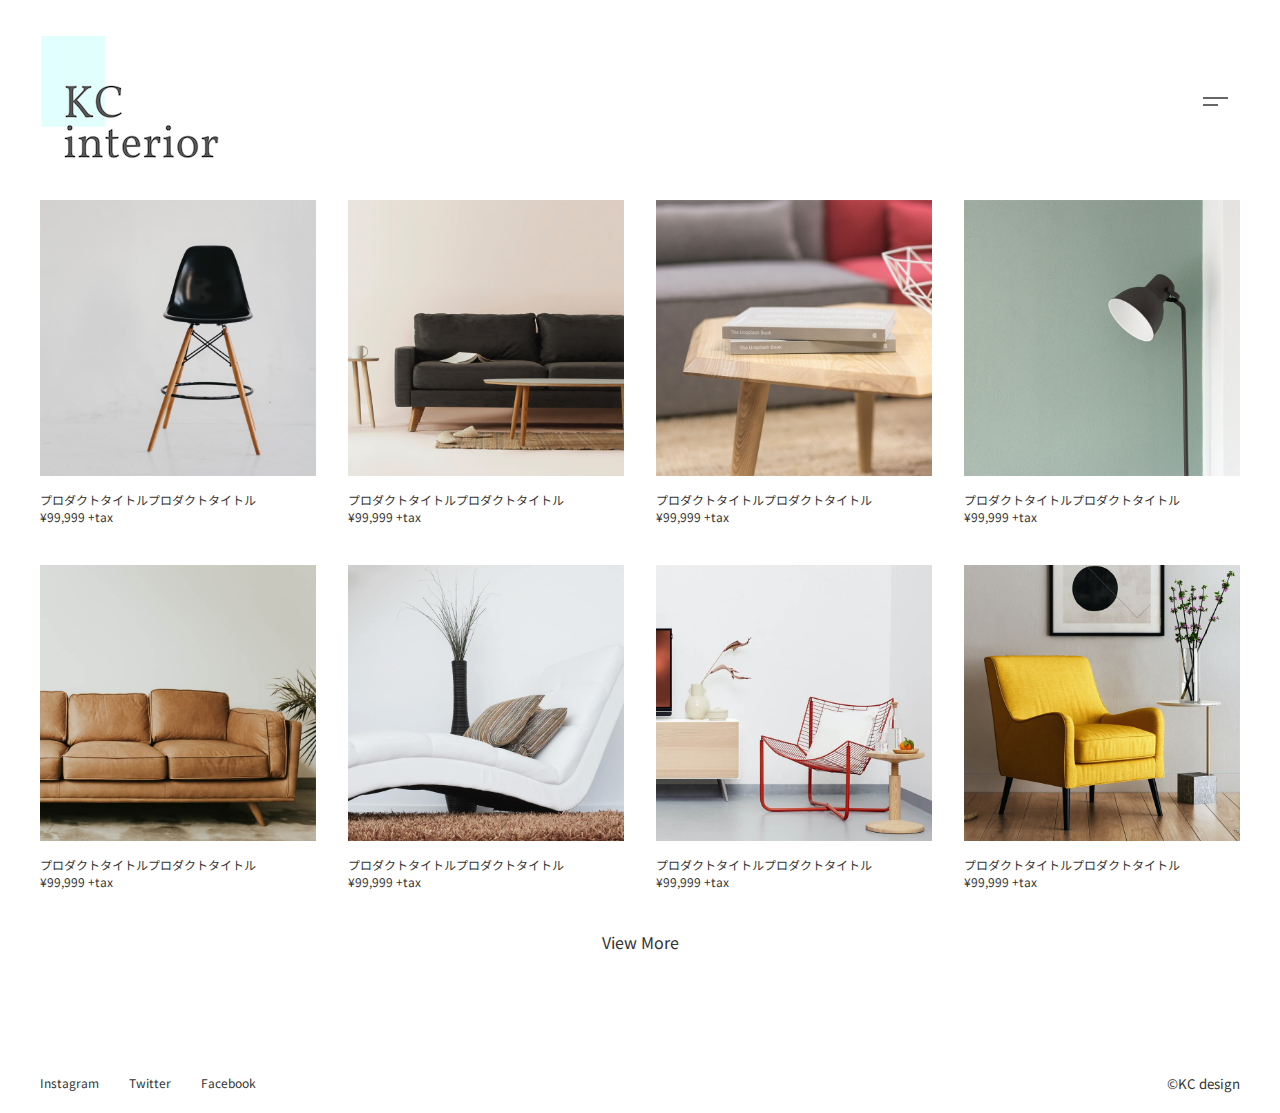
<file: index.html>
<!DOCTYPE html>
<html lang="ja">

<head>
    <meta charset="UTF-8">
    <meta http-equiv="X-UA-Compatible" content="IE=edge">
    <meta name="viewport" content="width=device-width, initial-scale=1.0">
    <title>KC | interior トップ</title>
    <link rel="icon" href="images/favicon.jpg">
    <link rel="stylesheet" href="css/reset.css">
    <link rel="stylesheet" href="css/style.css">
</head>

<body>
    <header id="header" class="wrapper">
        <h1><a href="index.html"><img src="images/KC interior.png" alt="KC interior"></a></h1>
        <nav id="navigation">
            <ul class="nav_menu">
                <li><a href="collection.html">COLLECTION</a></li>
                <li><a href="about.html">ABOUT</a></li>
                <li><a href="company.html">COMPANY</a></li>
                <li><a href="contact.html">CONTACT</a></li>
            </ul>
            <div class="openbtn"><span></span><span></span></div>
        </nav>
    </header>
    <main id="collection">
        <div id="top" class="wrapper">
            <ul class="collection_item">
                <li>
                    <a href="collection.html"><img src="images/img/item1.jpg" alt="/">
                        <p>プロダクトタイトルプロダクトタイトル</p>
                        <p>&yen;99,999 +tax</p>
                    </a>
                </li>
                <li>
                    <a href="collection.html"><img src="images/img/item2.jpg" alt="/">
                        <p>プロダクトタイトルプロダクトタイトル</p>
                        <p>&yen;99,999 +tax</p>
                    </a>
                </li>
                <li>
                    <a href="collection.html"><img src="images/img/item3.jpg" alt="/">
                        <p>プロダクトタイトルプロダクトタイトル</p>
                        <p>&yen;99,999 +tax</p>
                    </a>
                </li>
                <li>
                    <a href="collection.html"><img src="images/img/item4.jpg" alt="/">
                        <p>プロダクトタイトルプロダクトタイトル</p>
                        <p>&yen;99,999 +tax</p>
                    </a>
                </li>
                <li>
                    <a href="collection.html"><img src="images/img/item5.jpg" alt="/">
                        <p>プロダクトタイトルプロダクトタイトル</p>
                        <p>&yen;99,999 +tax</p>
                    </a>
                </li>
                <li>
                    <a href="collection.html"><img src="images/img/item6.jpg" alt="/">
                        <p>プロダクトタイトルプロダクトタイトル</p>
                        <p>&yen;99,999 +tax</p>
                    </a>
                </li>
                <li>
                    <a href="collection.html"><img src="images/img/item7.jpg" alt="/">
                        <p>プロダクトタイトルプロダクトタイトル</p>
                        <p>&yen;99,999 +tax</p>
                    </a>
                </li>
                <li>
                    <a href="collection.html"><img src="images/img/item8.jpg" alt="/">
                        <p>プロダクトタイトルプロダクトタイトル</p>
                        <p>&yen;99,999 +tax</p>
                    </a>
                </li>

            </ul>
            <a class="link-text" href="products.html">View More</a>
        </div>
    </main>
    <footer id="footer" class="wrapper">
        <ul class="sns">
            <li><a href="#">Instagram</a></li>
            <li><a href="#">Twitter</a></li>
            <li><a href="#">Facebook</a></li>
        </ul>
        <small>&copy;KC design</small>

    </footer>
    <script src="https://code.jquery.com/jquery-3.6.0.min.js"
        integrity="sha256-/xUj+3OJU5yExlq6GSYGSHk7tPXikynS7ogEvDej/m4=" crossorigin="anonymous"></script>
    <script src="script.js"></script>
</body>

</html>
</file>
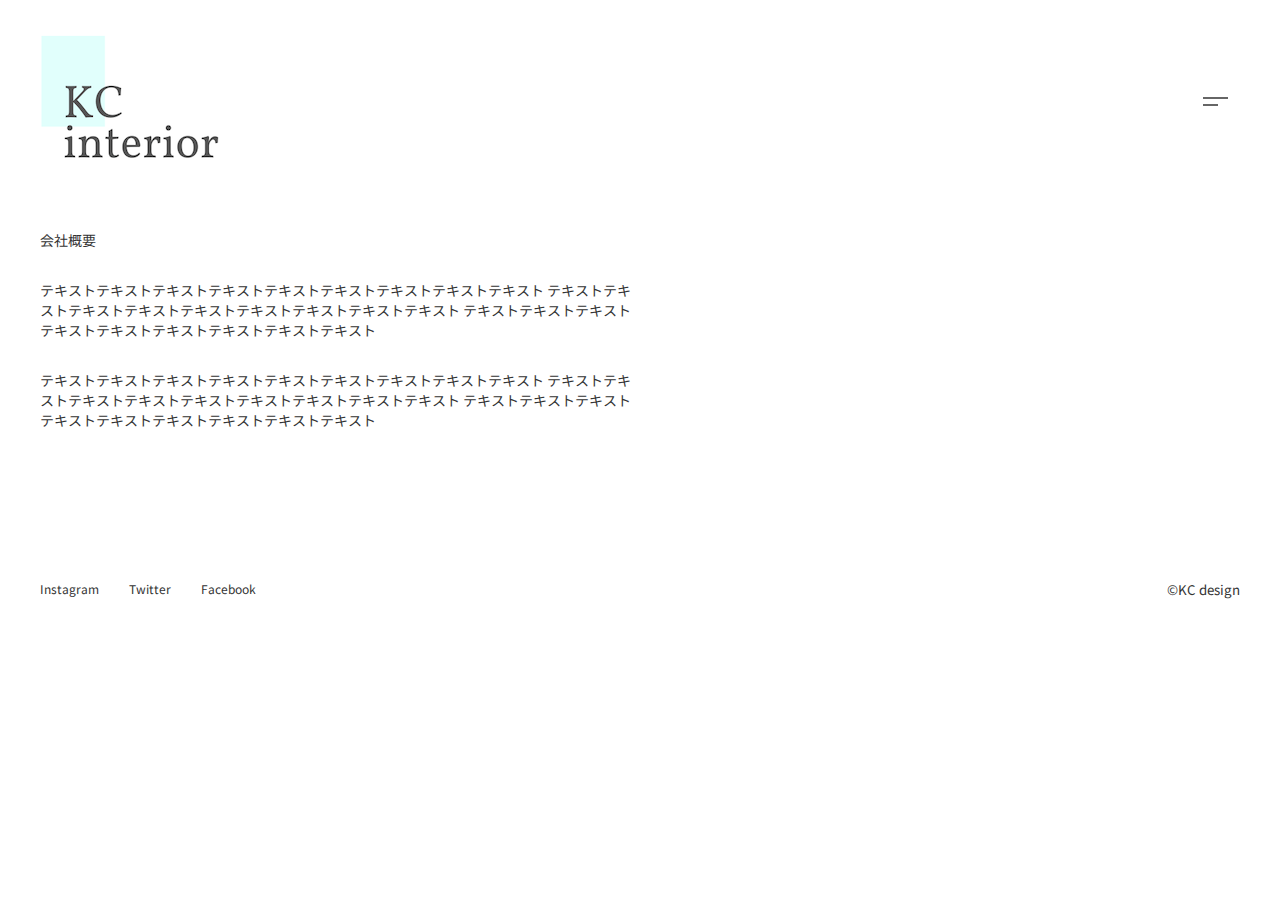
<file: about.html>
<!DOCTYPE html>
<html lang="ja">

<head>
    <meta charset="UTF-8">
    <meta http-equiv="X-UA-Compatible" content="IE=edge">
    <meta name="viewport" content="width=device-width, initial-scale=1.0">
    <title>KC | interior アイテム詳細</title>
    <link rel="icon" href="images/favicon.jpg">
    <link rel="stylesheet" href="css/reset.css">
    <link rel="stylesheet" href="css/style.css">
</head>

<body>
    <header id="header" class="wrapper">
        <h1><a href="index.html"><img src="images/KC interior.png" alt="KC interior"></a></h1>
        <nav id="navigation">
            <ul class="nav_menu">
                <li><a href="collection.html">COLLECTION</a></li>
                <li><a href="about.html">ABOUT</a></li>
                <li><a href="company.html">COMPANY</a></li>
                <li><a href="contact.html">CONTACT</a></li>
            </ul>
            <div class="openbtn"><span></span><span></span></div>
        </nav>
    </header>
    <main>
        <div class="container wrapper">
            <h2 class="page_title">会社概要</h2>
            <div id="about">
                <p>テキストテキストテキストテキストテキストテキストテキストテキストテキスト
                    テキストテキストテキストテキストテキストテキストテキストテキストテキスト
                    テキストテキストテキストテキストテキストテキストテキストテキストテキスト
                </p>
                <p>テキストテキストテキストテキストテキストテキストテキストテキストテキスト
                    テキストテキストテキストテキストテキストテキストテキストテキストテキスト
                    テキストテキストテキストテキストテキストテキストテキストテキストテキスト
                </p>
            </div>
        </div>
    </main>
    <footer id="footer" class="wrapper">
        <ul class="sns">
            <li><a href="#">Instagram</a></li>
            <li><a href="#">Twitter</a></li>
            <li><a href="#">Facebook</a></li>
        </ul>
        <small>&copy;KC design</small>

    </footer>
    <script src="https://code.jquery.com/jquery-3.6.0.min.js"
        integrity="sha256-/xUj+3OJU5yExlq6GSYGSHk7tPXikynS7ogEvDej/m4=" crossorigin="anonymous"></script>
    <script src="script.js"></script>
</body>

</html>
</file>
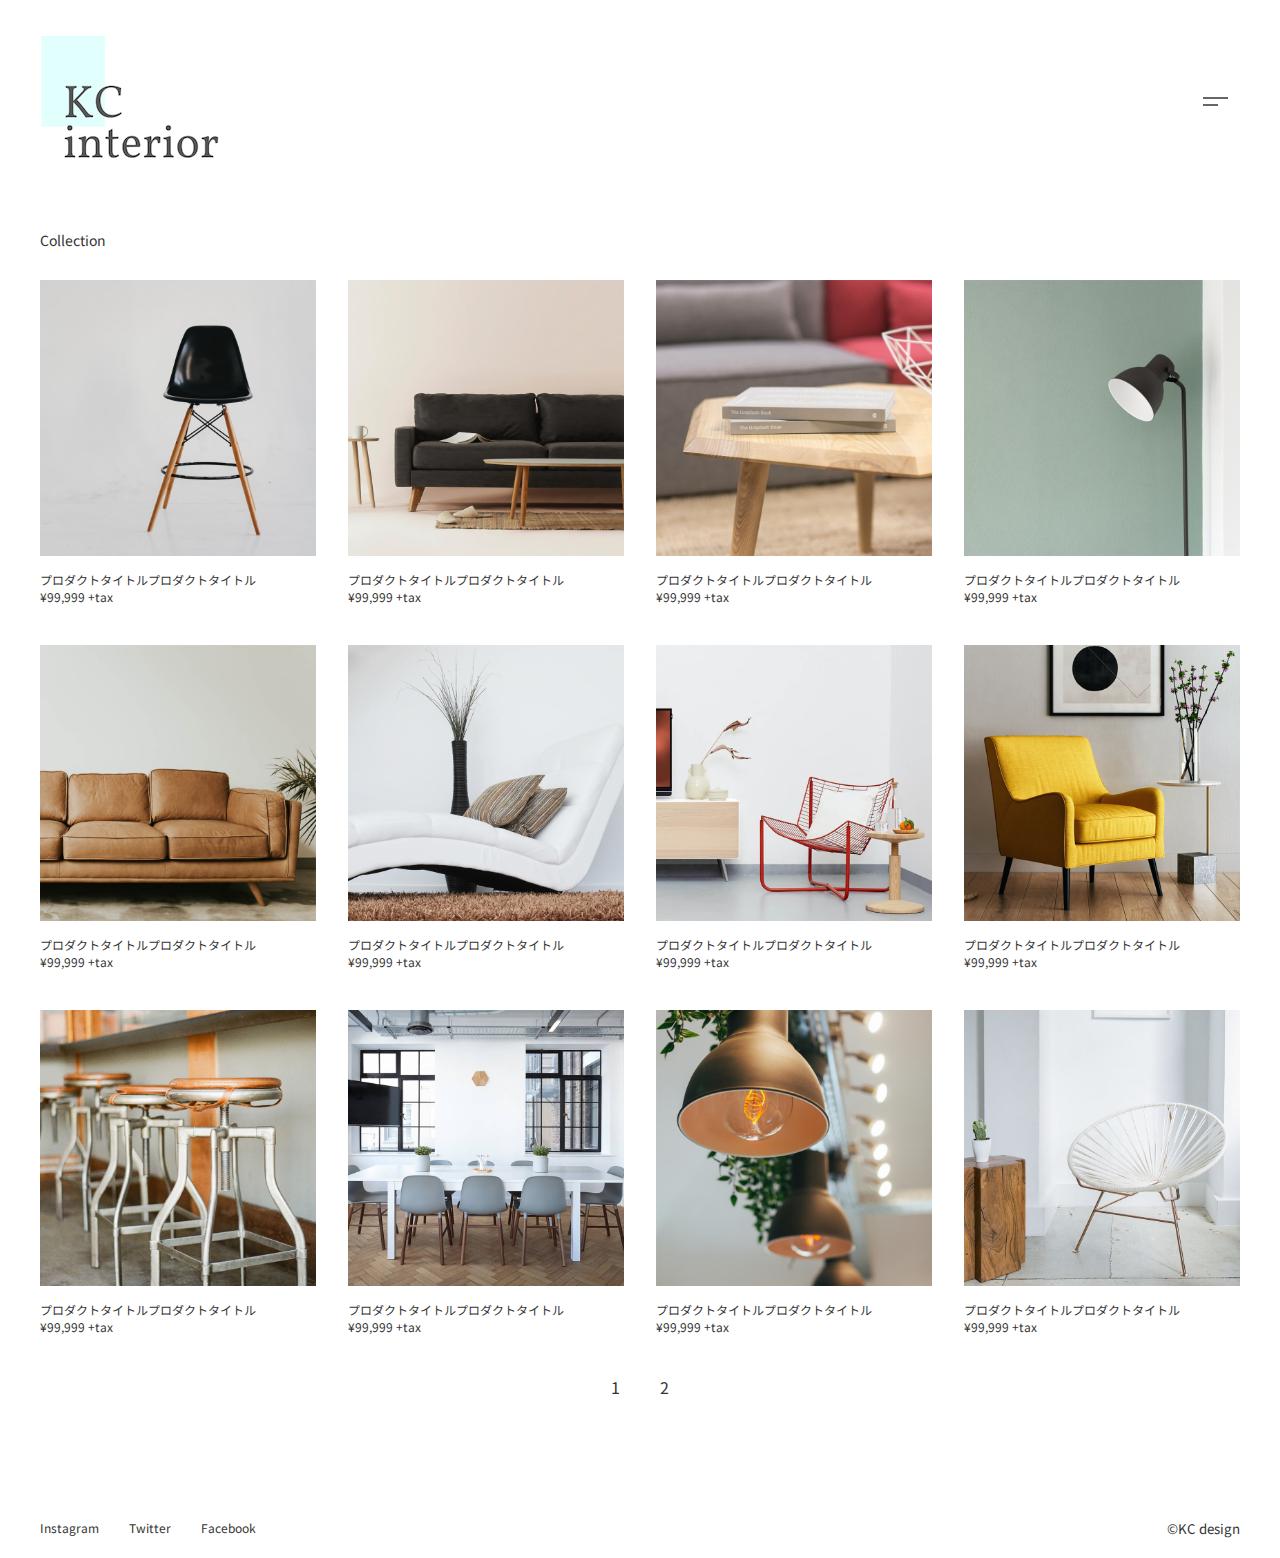
<file: collection.html>
<!DOCTYPE html>
<html lang="ja">

<head>
    <meta charset="UTF-8">
    <meta http-equiv="X-UA-Compatible" content="IE=edge">
    <meta name="viewport" content="width=device-width, initial-scale=1.0">
    <title>KC | interior コレクション</title>
    <link rel="icon" href="images/favicon.jpg">
    <link rel="stylesheet" href="css/reset.css">
    <link rel="stylesheet" href="css/style.css">
</head>

<body>
    <header id="header" class="wrapper">
        <h1><a href="index.html"><img src="images/KC interior.png" alt="KC interior"></a></h1>
        <nav id="navigation">
            <ul class="nav_menu">
                <li><a href="collection.html">COLLECTION</a></li>
                <li><a href="about.html">ABOUT</a></li>
                <li><a href="company.html">COMPANY</a></li>
                <li><a href="contact.html">CONTACT</a></li>
            </ul>
            <div class="openbtn"><span></span><span></span></div>
        </nav>
    </header>
    <main>
        <div class="container wrapper">
            <h2 class="page_title">Collection</h2>
            <ul class="collection_item">
                <li>
                    <a href="item.html"><img src="images/img/item1.jpg" alt="/">
                        <p>プロダクトタイトルプロダクトタイトル</p>
                        <p>&yen;99,999 +tax</p>
                    </a>
                </li>
                <li>
                    <a href="item.html"><img src="images/img/item2.jpg" alt="/">
                        <p>プロダクトタイトルプロダクトタイトル</p>
                        <p>&yen;99,999 +tax</p>
                    </a>
                </li>
                <li>
                    <a href="item.html"><img src="images/img/item3.jpg" alt="/">
                        <p>プロダクトタイトルプロダクトタイトル</p>
                        <p>&yen;99,999 +tax</p>
                    </a>
                </li>
                <li>
                    <a href="item.html"><img src="images/img/item4.jpg" alt="/">
                        <p>プロダクトタイトルプロダクトタイトル</p>
                        <p>&yen;99,999 +tax</p>
                    </a>
                </li>
                <li>
                    <a href="item.html"><img src="images/img/item5.jpg" alt="/">
                        <p>プロダクトタイトルプロダクトタイトル</p>
                        <p>&yen;99,999 +tax</p>
                    </a>
                </li>
                <li>
                    <a href="item.html"><img src="images/img/item6.jpg" alt="/">
                        <p>プロダクトタイトルプロダクトタイトル</p>
                        <p>&yen;99,999 +tax</p>
                    </a>
                </li>
                <li>
                    <a href="item.html"><img src="images/img/item7.jpg" alt="/">
                        <p>プロダクトタイトルプロダクトタイトル</p>
                        <p>&yen;99,999 +tax</p>
                    </a>
                </li>
                <li>
                    <a href="item.html"><img src="images/img/item8.jpg" alt="/">
                        <p>プロダクトタイトルプロダクトタイトル</p>
                        <p>&yen;99,999 +tax</p>
                    </a>
                </li>
                <li>
                    <a href="item.html"><img src="images/img/item9.jpg" alt="/">
                        <p>プロダクトタイトルプロダクトタイトル</p>
                        <p>&yen;99,999 +tax</p>
                    </a>
                </li>
                <li>
                    <a href="item.html"><img src="images/img/item10.jpg" alt="/">
                        <p>プロダクトタイトルプロダクトタイトル</p>
                        <p>&yen;99,999 +tax</p>
                    </a>
                </li>
                <li>
                    <a href="item.html"><img src="images/img/item11.jpg" alt="/">
                        <p>プロダクトタイトルプロダクトタイトル</p>
                        <p>&yen;99,999 +tax</p>
                    </a>
                </li>
                <li>
                    <a href="item.html"><img src="images/img/item12.jpg" alt="/">
                        <p>プロダクトタイトルプロダクトタイトル</p>
                        <p>&yen;99,999 +tax</p>
                    </a>
                </li>
            </ul>
            <div class="pagination">
                <li class="prev">1</li>
                <li class="next"><a href="collection2.html">2</a></li>
            </div>
        </div>
    </main>
    <footer id="footer" class="wrapper">
        <ul class="sns">
            <li><a href="#">Instagram</a></li>
            <li><a href="#">Twitter</a></li>
            <li><a href="#">Facebook</a></li>
        </ul>
        <small>&copy;KC design</small>

    </footer>
    <script src="https://code.jquery.com/jquery-3.6.0.min.js"
        integrity="sha256-/xUj+3OJU5yExlq6GSYGSHk7tPXikynS7ogEvDej/m4=" crossorigin="anonymous"></script>
    <script src="script.js"></script>
</body>

</html>
</file>
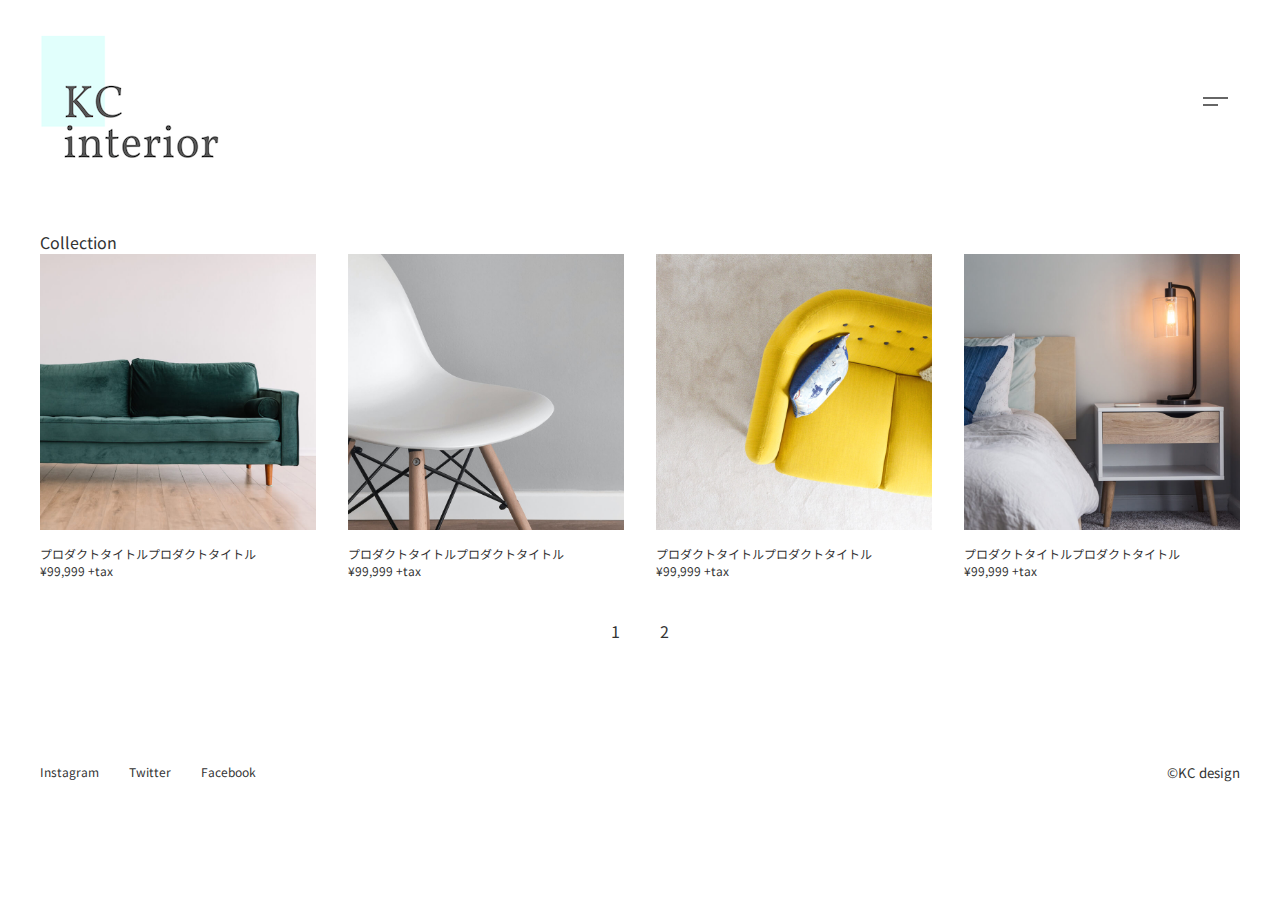
<file: collection2.html>
<!DOCTYPE html>
<html lang="ja">

<head>
    <meta charset="UTF-8">
    <meta http-equiv="X-UA-Compatible" content="IE=edge">
    <meta name="viewport" content="width=device-width, initial-scale=1.0">
    <title>KC | interior コレクション2</title>
    <link rel="icon" href="images/favicon.jpg">
    <link rel="stylesheet" href="css/reset.css">
    <link rel="stylesheet" href="css/style.css">
</head>

<body>
    <header id="header" class="wrapper">
        <h1><a href="index.html"><img src="images/KC interior.png" alt="KC interior"></a></h1>
        <nav id="navigation">
            <ul class="nav_menu">
                <li><a href="collection.html">COLLECTION</a></li>
                <li><a href="about.html">ABOUT</a></li>
                <li><a href="company.html">COMPANY</a></li>
                <li><a href="contact.html">CONTACT</a></li>
            </ul>
            <div class="openbtn"><span></span><span></span></div>
        </nav>
    </header>
    <main>
        <div class="container wrapper">
            <h2 class="page-title">Collection</h2>
            <ul class="collection_item">
                <li>
                    <a href="item.html"><img src="images/img/item13.jpg" alt="/">
                        <p>プロダクトタイトルプロダクトタイトル</p>
                        <p>&yen;99,999 +tax</p>
                    </a>
                </li>
                <li>
                    <a href="item.html"><img src="images/img/item14.jpg" alt="/">
                        <p>プロダクトタイトルプロダクトタイトル</p>
                        <p>&yen;99,999 +tax</p>
                    </a>
                </li>
                <li>
                    <a href="item.html"><img src="images/img/item15.jpg" alt="/">
                        <p>プロダクトタイトルプロダクトタイトル</p>
                        <p>&yen;99,999 +tax</p>
                    </a>
                </li>
                <li>
                    <a href="item.html"><img src="images/img/item16.jpg" alt="/">
                        <p>プロダクトタイトルプロダクトタイトル</p>
                        <p>&yen;99,999 +tax</p>
                    </a>
                </li>
            </ul>
            <div class="pagination">
                <li class="prev"><a href="collection.html">1</a></li>
                <li class="next">2</li>
            </div>
        </div>
    </main>
    <footer id="footer" class="wrapper">
        <ul class="sns">
            <li><a href="#">Instagram</a></li>
            <li><a href="#">Twitter</a></li>
            <li><a href="#">Facebook</a></li>
        </ul>
        <small>&copy;KC design</small>

    </footer>
    <script src="https://code.jquery.com/jquery-3.6.0.min.js"
        integrity="sha256-/xUj+3OJU5yExlq6GSYGSHk7tPXikynS7ogEvDej/m4=" crossorigin="anonymous"></script>
    <script src="script.js"></script>
</body>

</html>
</file>
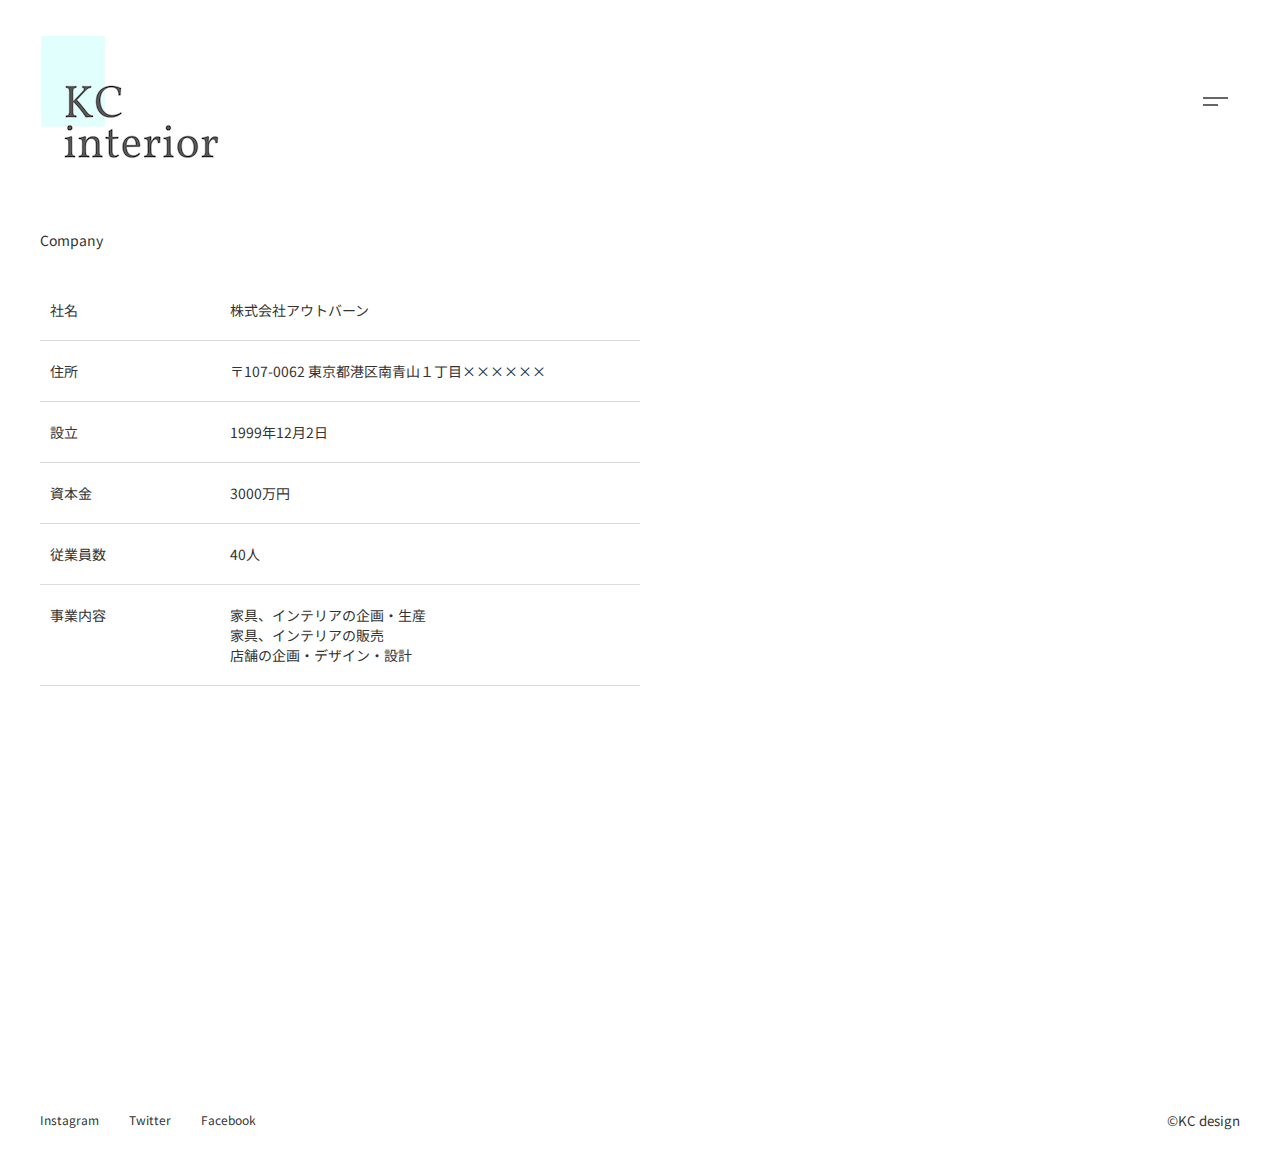
<file: company.html>
<!DOCTYPE html>
<html lang="ja">

<head>
    <meta charset="UTF-8">
    <meta http-equiv="X-UA-Compatible" content="IE=edge">
    <meta name="viewport" content="width=device-width, initial-scale=1.0">
    <title>KC | interior 会社概要</title>
    <link rel="icon" href="images/favicon.jpg">
    <link rel="stylesheet" href="css/reset.css">
    <link rel="stylesheet" href="css/style.css">
</head>

<body>
    <header id="header" class="wrapper">
        <h1><a href="index.html"><img src="images/KC interior.png" alt="KC interior"></a></h1>
        <nav id="navigation">
            <ul class="nav_menu">
                <li><a href="collection.html">COLLECTION</a></li>
                <li><a href="about.html">ABOUT</a></li>
                <li><a href="company.html">COMPANY</a></li>
                <li><a href="contact.html">CONTACT</a></li>
            </ul>
            <div class="openbtn"><span></span><span></span></div>
        </nav>
    </header>
    <main>
        <div class="container wrapper">
            <h2 class="page_title">Company</h2>
            <div id="company">
                <dl>
                    <dt>社名</dt>
                    <dd>株式会社アウトバーン</dd>
                    <dt>住所</dt>
                    <dd>〒107-0062 東京都港区南青山１丁目××××××</dd>
                    <dt>設立</dt>
                    <dd>1999年12月2日</dd>
                    <dt>資本金</dt>
                    <dd>3000万円</dd>
                    <dt>従業員数</dt>
                    <dd>40人</dd>
                    <dt>事業内容</dt>
                    <dd>家具、インテリアの企画・生産<br>
                        家具、インテリアの販売<br>
                        店舗の企画・デザイン・設計</dd>
                </dl>
                <div class="ggmap">
                    <iframe
                        src="https://www.google.com/maps/embed?pb=!1m18!1m12!1m3!1d12965.498319983693!2d139.70937943090746!3d35.66777768160238!2m3!1f0!2f0!3f0!3m2!1i1024!2i768!4f13.1!3m3!1m2!1s0x60188c9deb4e46b9%3A0x9d1be9b7bffd0ba!2z5p2x5Lqs6YO95riv5Yy6IOmdkuWxsQ!5e0!3m2!1sja!2sjp!4v1631702328300!5m2!1sja!2sjp"
                        width="600" height="450" style="border:0;" allowfullscreen="" loading="lazy"></iframe>
                </div>
            </div>
        </div>
    </main>
    <footer id="footer" class="wrapper">
        <ul class="sns">
            <li><a href="#">Instagram</a></li>
            <li><a href="#">Twitter</a></li>
            <li><a href="#">Facebook</a></li>
        </ul>
        <small>&copy;KC design</small>

    </footer>
    <script src="https://code.jquery.com/jquery-3.6.0.min.js"
        integrity="sha256-/xUj+3OJU5yExlq6GSYGSHk7tPXikynS7ogEvDej/m4=" crossorigin="anonymous"></script>
    <script src="script.js"></script>
</body>

</html>
</file>
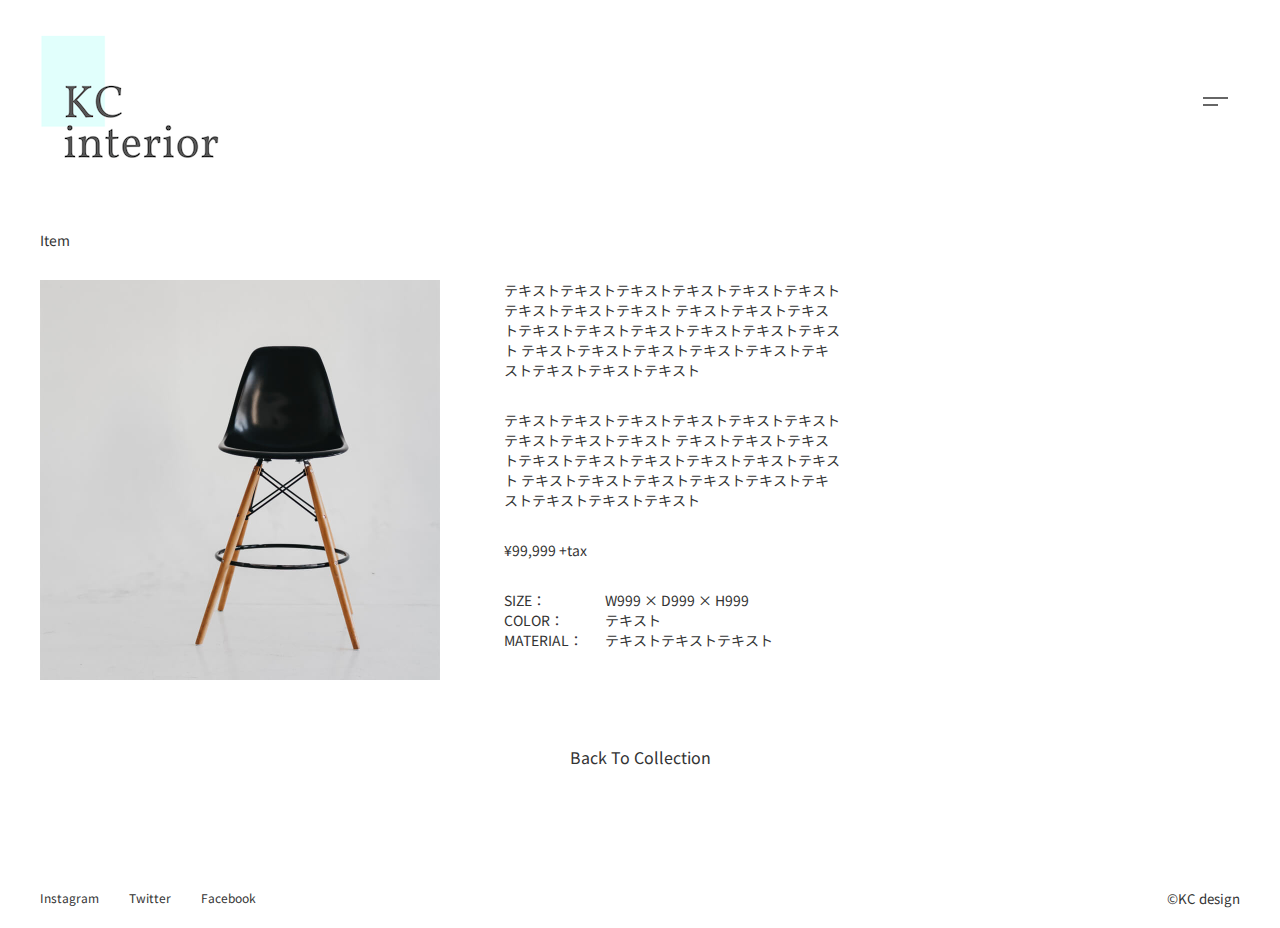
<file: item.html>
<!DOCTYPE html>
<html lang="ja">

<head>
    <meta charset="UTF-8">
    <meta http-equiv="X-UA-Compatible" content="IE=edge">
    <meta name="viewport" content="width=device-width, initial-scale=1.0">
    <title>KC | interior アイテム詳細</title>
    <link rel="icon" href="images/favicon.jpg">
    <link rel="stylesheet" href="css/reset.css">
    <link rel="stylesheet" href="css/style.css">
</head>

<body>
    <header id="header" class="wrapper">
        <h1><a href="index.html"><img src="images/KC interior.png" alt="KC interior"></a></h1>
        <nav id="navigation">
            <ul class="nav_menu">
                <li><a href="collection.html">COLLECTION</a></li>
                <li><a href="about.html">ABOUT</a></li>
                <li><a href="company.html">COMPANY</a></li>
                <li><a href="contact.html">CONTACT</a></li>
            </ul>
            <div class="openbtn"><span></span><span></span></div>
        </nav>
    </header>
    <main>
        <div class="container wrapper">
            <h2 class="page_title">Item</h2>
            <div id="item">
                <div class="item_img">
                    <img src="images/img/item1.jpg" alt="">
                </div>
                <div class="item_text">
                    <p>テキストテキストテキストテキストテキストテキストテキストテキストテキスト
                        テキストテキストテキストテキストテキストテキストテキストテキストテキスト
                        テキストテキストテキストテキストテキストテキストテキストテキストテキスト
                    </p>
                    <p>テキストテキストテキストテキストテキストテキストテキストテキストテキスト
                        テキストテキストテキストテキストテキストテキストテキストテキストテキスト
                        テキストテキストテキストテキストテキストテキストテキストテキストテキスト
                    </p>
                    <p>&yen;99,999 +tax</p>
                    <dl>
                        <dt>SIZE：</dt>
                        <dd>W999 × D999 × H999</dd>
                        <dt>COLOR：</dt>
                        <dd>テキスト</dd>
                        <dt>MATERIAL：</dt>
                        <dd>テキストテキストテキスト</dd>
                    </dl>
                </div>
            </div>
            <a class="link-text" href="collection.html">Back To Collection</a>
        </div>
    </main>
    <footer id="footer" class="wrapper">
        <ul class="sns">
            <li><a href="#">Instagram</a></li>
            <li><a href="#">Twitter</a></li>
            <li><a href="#">Facebook</a></li>
        </ul>
        <small>&copy;KC design</small>

    </footer>
    <script src="https://code.jquery.com/jquery-3.6.0.min.js"
        integrity="sha256-/xUj+3OJU5yExlq6GSYGSHk7tPXikynS7ogEvDej/m4=" crossorigin="anonymous"></script>
    <script src="script.js"></script>
</body>

</html>
</file>
<file: css/style.css>
@charset "utf-8";
/* -------------------------
  全体
------------------------- */
@import url('https://fonts.googleapis.com/css2?family=Noto+Sans+JP:wght@100;300;400;500;700;900&display=swap');
body {
  font-family: 'Noto Sans JP', 'ヒラギノ角ゴ Pro W3', 'Hiragino Kaku Gothic Pro','メイリオ', 'Meiryo', '游ゴシック', 'Yu Gothic', 'ＭＳ Ｐゴシック', 'MS PGothic', sans-serif;
  margin: 0;
  color: #333;
}
.wrapper {
  width: 100%;
  max-width: 1360px;
  margin: 0 auto;
  padding: 0 40px;
  box-sizing: border-box;
}
.container {
  padding-top: 230px;
}
a {
  color: #333;
  text-decoration: none;
  transition: all 0.5s;
}
a:hover {
  opacity: 0.7;
}
li {
  list-style: none;
}
.page_title {
  font-size: 14px;
  margin-bottom: 30px;
}
/* -------------------------
  header
------------------------- */
#header {
  position: fixed;
  left: 0;
  right: 0;
  display: flex;
  width: 100%;
  height: 200px;
  justify-content: space-between;
  align-items: center;
  z-index: 10;
  background-color: #fff;
}
/* -------------------------
  ハンバーガーメニュー
------------------------- */
/*ボタン外側※レイアウトによってpositionや形状は適宜変更してください*/
.openbtn{
  position: relative;/*ボタン内側の基点となるためrelativeを指定*/
  width: 50px;
  height:50px;
  cursor: pointer;
  background:#fff;
}
.openbtn.active {
  background-color: transparent;
}  
/*ボタン内側*/

.openbtn span{
  display: inline-block;
  transition: all .4s;/*アニメーションの設定*/
  position: absolute;
  left: 13px;
  height: 2px;
  background-color: #666;
  }


.openbtn span:nth-of-type(1) {
  top:22px; 
  width: 50%;
}

.openbtn span:nth-of-type(2) {
  top:29px;
  width:30%;
}

/*activeクラスが付与されると線が回転して×に*/

.openbtn.active span:nth-of-type(1) {
  top: 20px;
  left: 16px;
  transform: translateY(6px) rotate(-45deg);
  width: 35%;
  background-color: #fff;
}

.openbtn.active span:nth-of-type(2) {
  top: 32px;
  left: 16px;
  transform: translateY(-6px) rotate(45deg);
  width: 35%;
  background-color: #fff;
}
/*========= レイアウトのためのCSS ===============*/
.nav_menu {
  display: none;
  position: fixed;
  top: 0;
  left: 0;
  width: 100%;
  height: 100%;
  padding: 50px;
  color: #fff;
  background: #000;
  opacity: 0.8;
}
.nav_menu li {
  margin-bottom: 20px;
}
.nav_menu li a{
  color: #fff;
  text-decoration: none;
}

/* -------------------------
  index.html
------------------------- */
#top {
  padding-top: 200px;
}
.collection_title {
  font-size: 30px;
}
.collection_item {
  display: flex;
  flex-wrap: wrap;
  justify-content: space-between;
}
.collection_item li {
  width: 23%;
  margin-bottom: 40px;
}
.collection_item li img {
  width: 100%;
  margin-bottom: 10px;
}
.collection_item li p {
  font-size: 12px;
}
.link-text {
  display: block;
  text-align: center;
}
/* -------------------------
  collection
------------------------- */
.pagination {
  display: flex;
  justify-content: center;
}
.pagination li {
  padding: 0 20px;
}
/* -------------------------
  item
------------------------- */
#item {
  display: flex;
  justify-content: space-between;
  max-width: 800px;
  margin-bottom: 60px;
}
.item_img {
  width: 50%;
}
.item_img img {
  width: 100%;
}
.item_text {
  width: 42%;
  font-size: 14px;
}
.item_text p {
  margin-bottom: 30px;
}
.item_text dl {
  display: flex;
  flex-wrap: wrap;
}
.item_text dt {
  width: 30%;
}
.item_text dd {
  width: 70%;
}
/* -------------------------
  about
------------------------- */
#about {
  max-width: 600px;
}
#about p {
  margin-bottom: 30px;
  font-size: 14px;
}
/* -------------------------
  company
------------------------- */
#company dl {
  display: flex;
  flex-wrap: wrap;
  max-width: 600px;
  color: #333;
  font-size: 14px;
  
}
#company dl dt {
  width: 30%;
  padding: 20px 10px;
  border-bottom: 1px solid #DCDBDB;
  box-sizing: border-box;
}
#company dl dd {
  width: 70%;
  padding: 20px 10px;
  border-bottom: 1px solid #DCDBDB;
  box-sizing: border-box;
}
.ggmap {
  max-width: 600px;
  filter: grayscale(1);
}
.ggmap iframe {
  width: 100%;
  height: 300px;
}
/* -------------------------
  footer
------------------------- */
#footer {
  display: flex;
  padding-top: 120px;
  padding-bottom: 20px;
  justify-content: space-between;
}
.sns {
  display: flex;
}
.sns li {
  margin-right: 30px;
  font-size: 12px;
}
/* -------------------------
  responsive
------------------------- */
@media screen and (max-width: 900px) {
  #header {
    height: 100px;
  }
  #header h1 img {
    width: 79%;
  }
  .collection_item li {
    width: 47%;
  }
  .item {
    flex-direction: column;
  }
  .item .item_img {
    width: 100%;
    margin-bottom: 30px;
  }
  .item_text {
    width: 100%;
  }
  #company dl dt {
    width: 100%;
    padding-bottom: 5px;
    border-bottom: none;
  }
  #company dl dd {
    width: 100%;
    padding-top: 5px;
  }
  #footer {
    flex-direction: column;
  }
}
</file>
